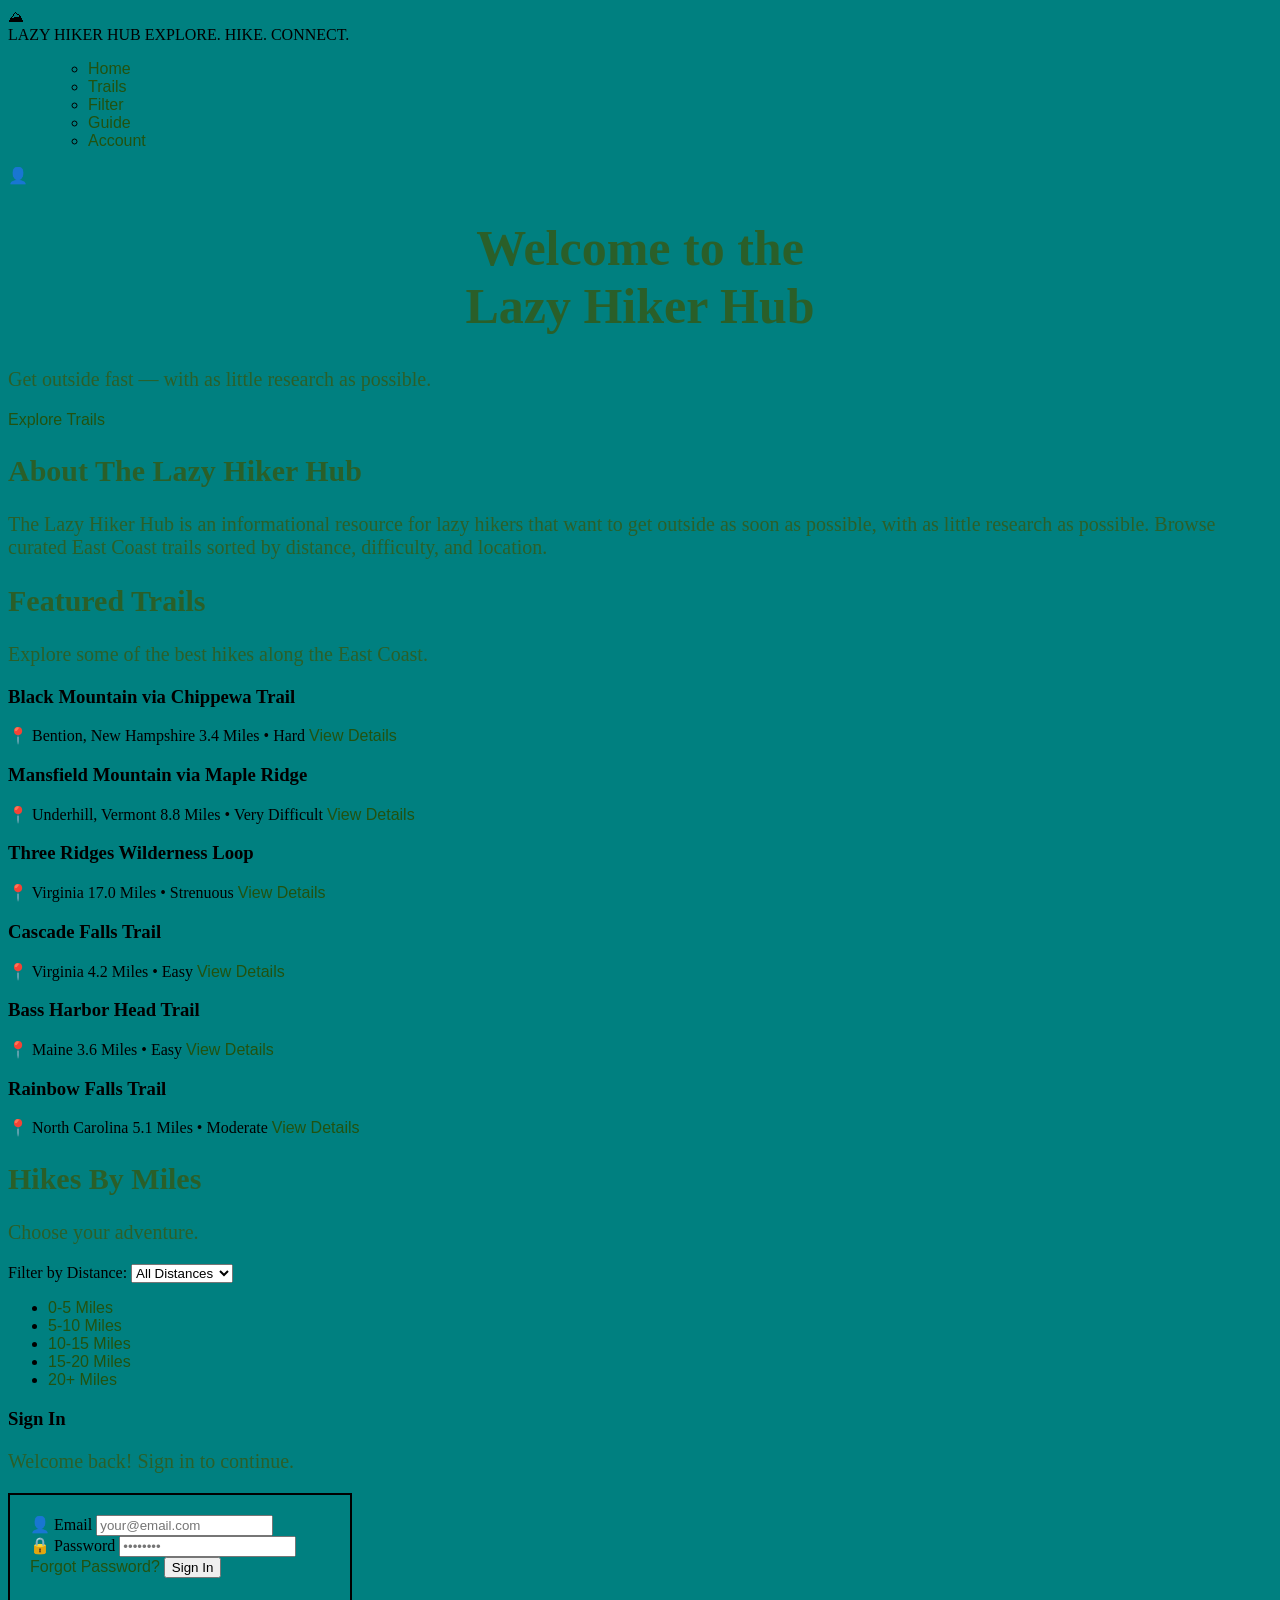
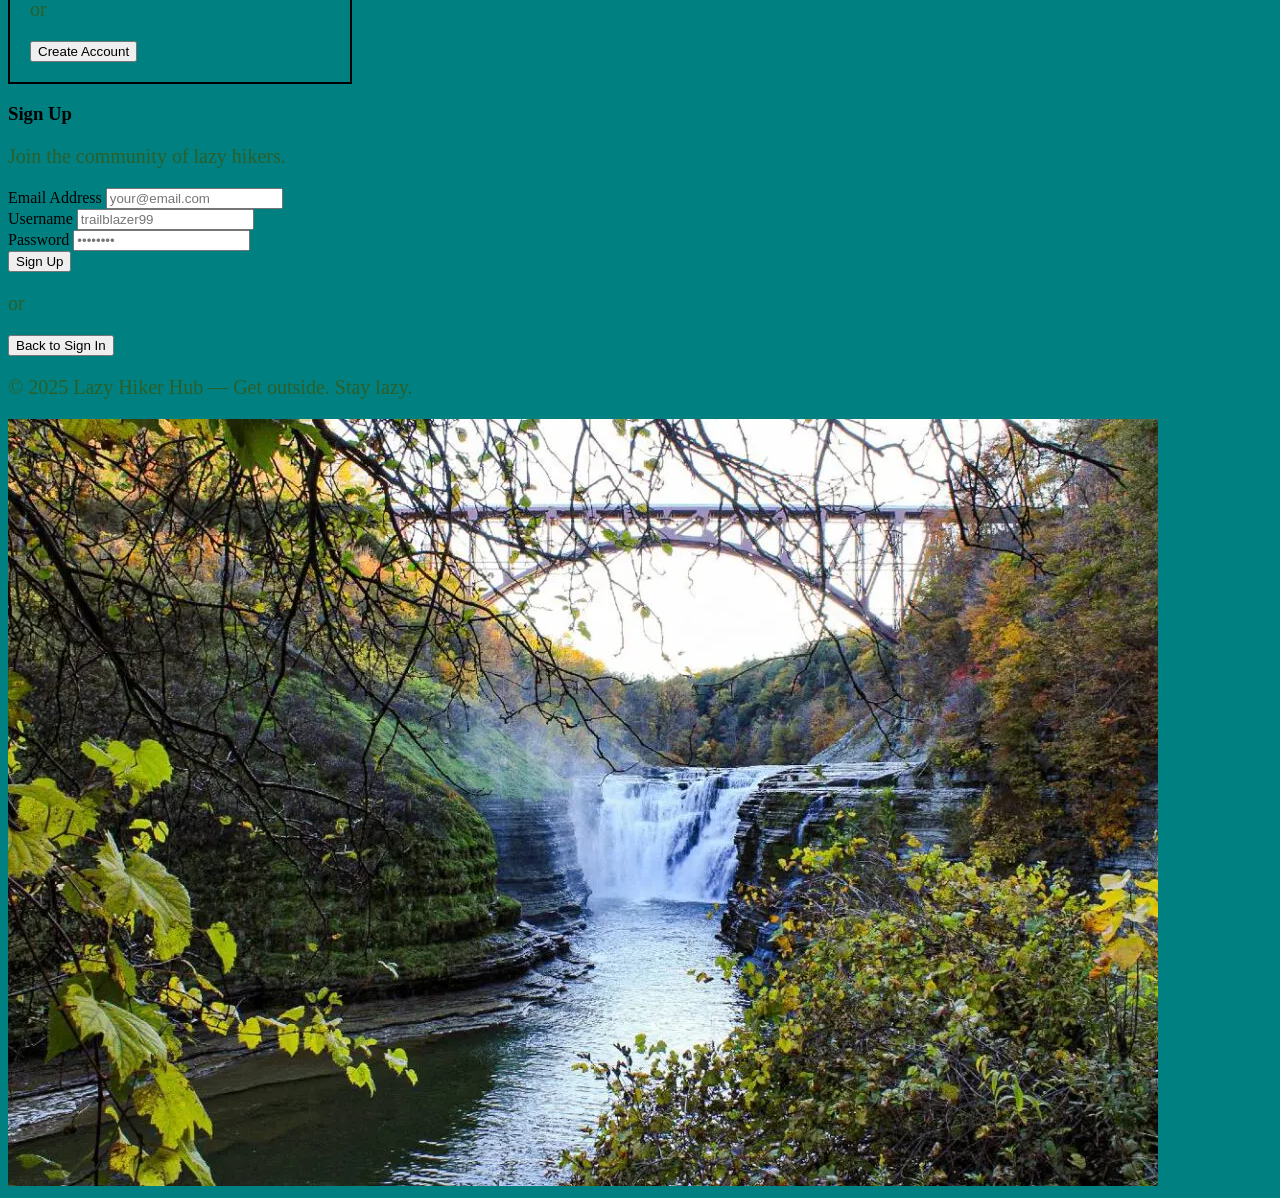
<file: html_1/index.html>
<!DOCTYPE html>
<html lang="en">
<head>
    <meta charset="UTF-8">
    <meta name="viewport" content="width=device-width, initial-scale=1.0">
    <title>Lazy Hiker Hub</title>
    <link rel="stylesheet" href="style.css">
    <link href="https://fonts.googleapis.com/css2?family=Playfair+Display:wght@700&family=Lato:wght@300;400;700&display=swap" rel="stylesheet">
</head>
<body>

    <!-- NAVIGATION -->
    <nav id="main-nav">
        <div id="nav-logo">
            <span id="logo-icon">&#9968;</span>
            <div>
                <span id="logo-title">LAZY HIKER HUB</span>
                <span id="logo-tagline">EXPLORE. HIKE. CONNECT.</span>
            </div>
        </div>
        <ul id="nav-links">
<ul id="nav-links">
    <li><a href="#home">Home</a></li>
    <li><a href="#trails">Trails</a></li>
    <li><a href="#hikes-by-miles">Filter</a></li>
    <li><a href="hiking_guide.html">Guide</a></li>
    <li><a href="#login-section">Account</a></li>
</ul>
        </ul>
        <div id="nav-user">&#128100;</div>
    </nav>

    <!-- HERO -->
    <header id="home">
        <div id="hero-overlay">
            <h1>Welcome to the<br>Lazy Hiker Hub</h1>
            <p id="hero-sub">Get outside fast — with as little research as possible.</p>
            <a href="#trails" class="btn-primary">Explore Trails</a>
        </div>
    </header>

    <main>

        <!-- ABOUT -->
        <section id="about">
            <h2>About The Lazy Hiker Hub</h2>
            <p>The Lazy Hiker Hub is an informational resource for lazy hikers that want to get outside as soon as possible, with as little research as possible. Browse curated East Coast trails sorted by distance, difficulty, and location.</p>
        </section>

        <!-- FEATURED TRAILS -->
        <section id="trails">
            <h2>Featured Trails</h2>
            <p class="section-sub">Explore some of the best hikes along the East Coast.</p>
            <div id="trail-grid">

                <div class="trail-card" data-miles="3.4" data-difficulty="Hard">
                    <div class="card-img" style="background-image: url('https://images.unsplash.com/photo-1464822759023-fed622ff2c3b?w=400&q=80')"></div>
                    <div class="card-body">
                        <h3>Black Mountain via Chippewa Trail</h3>
                        <span class="card-loc">&#128205; Bention, New Hampshire</span>
                        <span class="card-meta">3.4 Miles &bull; <span class="diff hard">Hard</span></span>
                        <a href="Black_Mountain_via_Chippewa_.html" class="btn-outline">View Details</a>
                    </div>
                </div>

                <div class="trail-card" data-miles="8.8" data-difficulty="Very Difficult">
                    <div class="card-img" style="background-image: url('https://images.unsplash.com/photo-1506905925346-21bda4d32df4?w=400&q=80')"></div>
                    <div class="card-body">
                        <h3>Mansfield Mountain via Maple Ridge</h3>
                        <span class="card-loc">&#128205; Underhill, Vermont</span>
                        <span class="card-meta">8.8 Miles &bull; <span class="diff strenuous">Very Difficult</span></span>
                        <a href="Mansfield_Mountain_via_Maple_Ridge.html" class="btn-outline">View Details</a>
                    </div>
                </div>

                <div class="trail-card" data-miles="17" data-difficulty="Strenuous">
                    <div class="card-img" style="background-image: url('https://images.unsplash.com/photo-1501854140801-50d01698950b?w=400&q=80')"></div>
                    <div class="card-body">
                        <h3>Three Ridges Wilderness Loop</h3>
                        <span class="card-loc">&#128205; Virginia</span>
                        <span class="card-meta">17.0 Miles &bull; <span class="diff strenuous">Strenuous</span></span>
                        <a href="Three_Ridges_Wilderness_Loop.html" class="btn-outline">View Details</a>
                    </div>
                </div>

                <div class="trail-card" data-miles="4.2" data-difficulty="Easy">
                    <div class="card-img" style="background-image: url('https://images.unsplash.com/photo-1441974231531-c6227db76b6e?w=400&q=80')"></div>
                    <div class="card-body">
                        <h3>Cascade Falls Trail</h3>
                        <span class="card-loc">&#128205; Virginia</span>
                        <span class="card-meta">4.2 Miles &bull; <span class="diff easy">Easy</span></span>
                        <a href="0-5_Miles.html" class="btn-outline">View Details</a>
                    </div>
                </div>

                <div class="trail-card" data-miles="3.6" data-difficulty="Easy">
                    <div class="card-img" style="background-image: url('https://images.unsplash.com/photo-1470071459604-3b5ec3a7fe05?w=400&q=80')"></div>
                    <div class="card-body">
                        <h3>Bass Harbor Head Trail</h3>
                        <span class="card-loc">&#128205; Maine</span>
                        <span class="card-meta">3.6 Miles &bull; <span class="diff easy">Easy</span></span>
                        <a href="0-5_Miles.html" class="btn-outline">View Details</a>
                    </div>
                </div>

                <div class="trail-card" data-miles="5.1" data-difficulty="Moderate">
                    <div class="card-img" style="background-image: url('https://images.unsplash.com/photo-1547036967-23d11aacaee0?w=400&q=80')"></div>
                    <div class="card-body">
                        <h3>Rainbow Falls Trail</h3>
                        <span class="card-loc">&#128205; North Carolina</span>
                        <span class="card-meta">5.1 Miles &bull; <span class="diff moderate">Moderate</span></span>
                        <a href="5-10_Miles.html" class="btn-outline">View Details</a>
                    </div>
                </div>

            </div>
        </section>

        <!-- HIKES BY MILES FILTER -->
        <section id="hikes-by-miles">
            <h2>Hikes By Miles</h2>
            <p class="section-sub">Choose your adventure.</p>

            <div id="filter-bar">
                <label for="miles-filter">Filter by Distance:</label>
                <select id="miles-filter" name="miles-filter">
                    <option value="all">All Distances</option>
                    <option value="0-5">0 – 5 Miles</option>
                    <option value="5-10">5 – 10 Miles</option>
                    <option value="10-15">10 – 15 Miles</option>
                    <option value="15plus">15+ Miles</option>
                </select>
            </div>

            <!-- Mileage page links -->
            <nav id="miles-nav" aria-label="Hikes by mileage">
                <ul>
                    <li><a href="0-5_Miles.html">0-5 Miles</a></li>
                    <li><a href="5-10_Miles.html">5-10 Miles</a></li>
                    <li><a href="10-15_Miles.html">10-15 Miles</a></li>
                    <li><a href="15-20_Miles.html">15-20 Miles</a></li>
                    <li><a href="20__Miles.html">20+ Miles</a></li>
                </ul>
            </nav>

            <!-- JS filter result display -->
            <div id="filter-result"></div>
        </section>

        <!-- LOGIN / SIGNUP -->
        <section id="login-section">
            <div id="auth-container">

                <div class="auth-box" id="login-box">
                    <h3>Sign In</h3>
                    <p class="auth-sub">Welcome back! Sign in to continue.</p>
                    <form id="log">
                        <div class="input-group">
                            <label for="username">&#128100; Email</label>
                            <input type="text" id="username" name="username" placeholder="your@email.com">
                        </div>
                        <div class="input-group">
                            <label for="password">&#128274; Password</label>
                            <input type="password" id="password" name="password" placeholder="••••••••">
                        </div>
                        <a href="#" class="forgot-link">Forgot Password?</a>
                        <button type="button" class="btn-primary full-width" onclick="handleLogin()">Sign In</button>
                        <p class="or-divider"><span>or</span></p>
                        <button type="button" class="btn-outline full-width" onclick="showSignup()">Create Account</button>
                    </form>
                </div>

                <div class="auth-box hidden" id="signup-box">
                    <h3>Sign Up</h3>
                    <p class="auth-sub">Join the community of lazy hikers.</p>
                    <form id="signup-form">
                        <div class="input-group">
                            <label for="email-address">Email Address</label>
                            <input type="email" id="email-address" name="email-address" placeholder="your@email.com">
                        </div>
                        <div class="input-group">
                            <label for="new-username">Username</label>
                            <input type="text" id="new-username" name="new-username" placeholder="trailblazer99">
                        </div>
                        <div class="input-group">
                            <label for="new-password">Password</label>
                            <input type="password" id="new-password" name="new-password" placeholder="••••••••">
                        </div>
                        <button type="button" class="btn-primary full-width" onclick="handleSignup()">Sign Up</button>
                        <p class="or-divider"><span>or</span></p>
                        <button type="button" class="btn-outline full-width" onclick="showLogin()">Back to Sign In</button>
                    </form>
                </div>

                <div id="auth-message"></div>
            </div>
        </section>

    </main>

    <footer>
        <p>&copy; 2025 Lazy Hiker Hub &mdash; Get outside. Stay lazy.</p>
        <img src="East coast.jpg" alt="Ocean Path Acadia Maine" id="footer-img">
    </footer>

    <script src="script.js"></script>
</body>
</html>
</file>
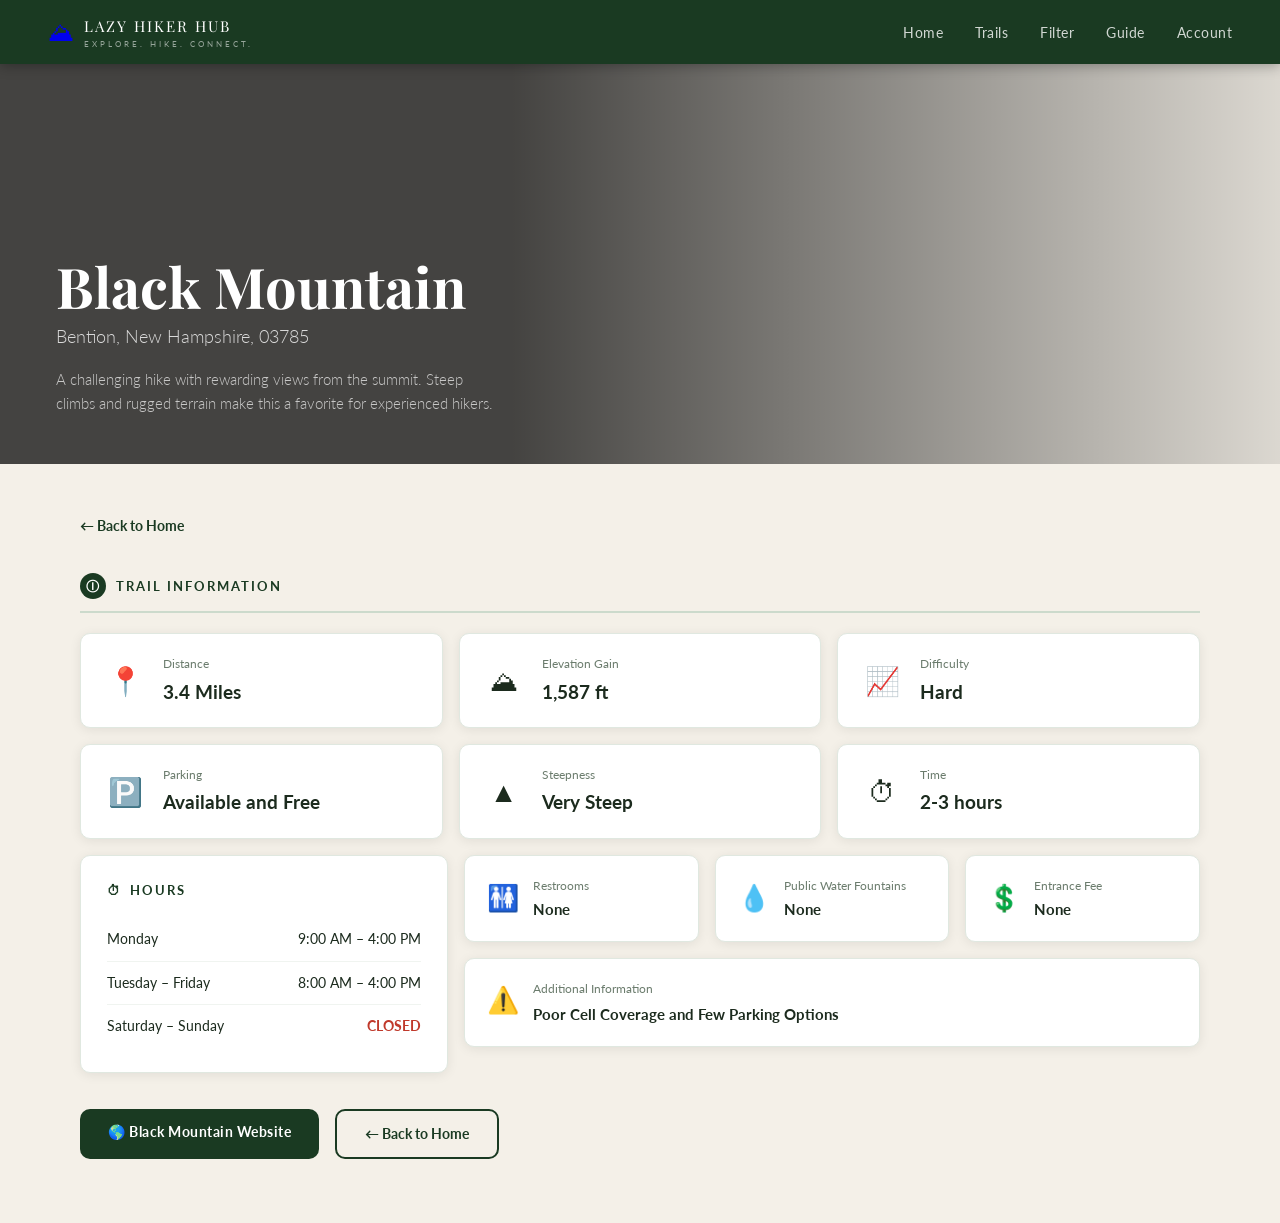
<file: Black Mountain via Chippewa.html>
<!DOCTYPE html>
<html lang="en">
<head>
    <meta charset="UTF-8">
    <meta name="viewport" content="width=device-width, initial-scale=1.0">
    <title>Black Mountain via Chippewa Trail</title>
    <link href="https://fonts.googleapis.com/css2?family=Playfair+Display:wght@700&family=Lato:wght@300;400;700&display=swap" rel="stylesheet">
    <style>
        :root {
            --green-dark:  #1a3a22;
            --green-mid:   #2a5f29;
            --green-light: #4a8c3f;
            --green-pale:  #e8f0e9;
            --cream:       #f4f0e8;
            --white:       #ffffff;
            --text-dark:   #1c2b1e;
            --text-muted:  #6b7c6d;
            --shadow:      0 2px 12px rgba(0,0,0,0.08);
            --radius:      10px;
        }

        *, *::before, *::after { box-sizing: border-box; margin: 0; padding: 0; }

        body {
            font-family: 'Lato', sans-serif;
            background-color: var(--cream);
            color: var(--text-dark);
            line-height: 1.6;
        }

        /* NAV */
        nav {
            position: sticky;
            top: 0;
            z-index: 100;
            background-color: var(--green-dark);
            height: 64px;
            display: flex;
            align-items: center;
            justify-content: space-between;
            padding: 0 48px;
            box-shadow: 0 2px 12px rgba(0,0,0,0.3);
        }
        #nav-logo {
            display: flex;
            align-items: center;
            gap: 10px;
            text-decoration: none;
        }
        #logo-icon { font-size: 26px; }
        #logo-title {
            display: block;
            font-family: 'Playfair Display', serif;
            font-size: 15px;
            color: var(--white);
            letter-spacing: 2px;
        }
        #logo-tagline {
            display: block;
            font-size: 8px;
            color: rgba(255,255,255,0.55);
            letter-spacing: 3px;
        }
        #nav-links {
            list-style: none;
            display: flex;
            gap: 32px;
        }
        #nav-links a {
            color: rgba(255,255,255,0.80);
            text-decoration: none;
            font-size: 14px;
            letter-spacing: 0.5px;
            transition: color 0.2s;
        }
        #nav-links a:hover { color: var(--white); }

        /* HERO */
        #trail-hero {
            width: 100%;
            height: 400px;
            background-image: url('https://images.unsplash.com/photo-1464822759023-fed622ff2c3b?w=1400&q=80');
            background-size: cover;
            background-position: center;
            position: relative;
            display: flex;
            align-items: flex-end;
        }
        #trail-hero::before {
            content: '';
            position: absolute;
            inset: 0;
            background: linear-gradient(to right, rgba(0,0,0,0.72) 40%, rgba(0,0,0,0.1) 100%);
        }
        #hero-text {
            position: relative;
            z-index: 1;
            padding: 48px 56px;
            max-width: 560px;
        }
        #hero-text h1 {
            font-family: 'Playfair Display', serif;
            font-size: 56px;
            color: var(--white);
            line-height: 1.05;
            margin-bottom: 6px;
        }
        #hero-text .location {
            font-size: 18px;
            color: rgba(255,255,255,0.80);
            font-weight: 300;
            margin-bottom: 16px;
        }
        #hero-text .description {
            font-size: 15px;
            color: rgba(255,255,255,0.70);
            font-weight: 300;
            line-height: 1.65;
        }

        /* PAGE BODY */
        .page-wrap {
            max-width: 1200px;
            margin: 0 auto;
            padding: 48px 40px 64px;
        }

        /* BACK LINK */
        .back-link {
            display: inline-flex;
            align-items: center;
            gap: 8px;
            color: var(--green-dark);
            text-decoration: none;
            font-weight: 700;
            font-size: 14px;
            margin-bottom: 36px;
            transition: color 0.2s;
        }
        .back-link:hover { color: var(--green-mid); }

        /* SECTION TITLE */
        .section-title {
            display: flex;
            align-items: center;
            gap: 10px;
            font-family: 'Lato', sans-serif;
            font-size: 13px;
            font-weight: 700;
            letter-spacing: 2px;
            text-transform: uppercase;
            color: var(--green-dark);
            margin-bottom: 20px;
            padding-bottom: 12px;
            border-bottom: 2px solid #ccdacc;
        }
        .section-title .title-icon {
            width: 26px;
            height: 26px;
            background-color: var(--green-dark);
            border-radius: 50%;
            display: flex;
            align-items: center;
            justify-content: center;
            color: white;
            font-size: 13px;
            flex-shrink: 0;
        }

        /* STAT CARDS GRID */
        .stats-grid {
            display: grid;
            grid-template-columns: repeat(3, 1fr);
            gap: 16px;
            margin-bottom: 16px;
        }
        .stat-card {
            background: var(--white);
            border: 1px solid #e0e8e0;
            border-radius: var(--radius);
            padding: 20px 22px;
            display: flex;
            align-items: center;
            gap: 16px;
            box-shadow: var(--shadow);
            transition: transform 0.2s ease;
        }
        .stat-card:hover { transform: translateY(-2px); }
        .stat-icon {
            font-size: 28px;
            flex-shrink: 0;
            width: 44px;
            text-align: center;
        }
        .stat-label {
            font-size: 12px;
            color: var(--text-muted);
            margin-bottom: 3px;
        }
        .stat-value {
            font-size: 19px;
            font-weight: 700;
            color: var(--text-dark);
        }

        /* HOURS + AMENITIES ROW */
        .bottom-grid {
            display: grid;
            grid-template-columns: 1fr 2fr;
            gap: 16px;
            margin-top: 16px;
        }

        /* HOURS CARD */
        .hours-card {
            background: var(--white);
            border: 1px solid #e0e8e0;
            border-radius: var(--radius);
            padding: 24px 26px;
            box-shadow: var(--shadow);
        }
        .hours-card h3 {
            display: flex;
            align-items: center;
            gap: 8px;
            font-size: 13px;
            font-weight: 700;
            letter-spacing: 2px;
            text-transform: uppercase;
            color: var(--green-dark);
            margin-bottom: 18px;
        }
        .hours-row {
            display: flex;
            justify-content: space-between;
            font-size: 14px;
            padding: 10px 0;
            border-bottom: 1px solid #f0f4f0;
            color: var(--text-dark);
        }
        .hours-row:last-child { border-bottom: none; }
        .hours-row .closed { color: #c0392b; font-weight: 700; }

        /* AMENITIES */
        .amenities-grid {
            display: grid;
            grid-template-columns: repeat(3, 1fr);
            gap: 16px;
        }
        .amenity-card {
            background: var(--white);
            border: 1px solid #e0e8e0;
            border-radius: var(--radius);
            padding: 20px 22px;
            display: flex;
            align-items: center;
            gap: 14px;
            box-shadow: var(--shadow);
        }
        .amenity-icon {
            font-size: 26px;
            flex-shrink: 0;
        }
        .amenity-label {
            font-size: 12px;
            color: var(--text-muted);
            margin-bottom: 2px;
        }
        .amenity-value {
            font-size: 15px;
            font-weight: 700;
            color: var(--text-dark);
        }

        /* ADDITIONAL INFO */
        .info-card {
            background: var(--white);
            border: 1px solid #e0e8e0;
            border-radius: var(--radius);
            padding: 20px 22px;
            display: flex;
            align-items: flex-start;
            gap: 14px;
            box-shadow: var(--shadow);
            margin-top: 16px;
            grid-column: 1 / -1;
        }
        .info-card .info-icon { font-size: 26px; flex-shrink: 0; }
        .info-card .info-label {
            font-size: 12px;
            color: var(--text-muted);
            margin-bottom: 4px;
        }
        .info-card .info-value {
            font-size: 15px;
            font-weight: 700;
            color: var(--text-dark);
        }

        /* LINKS */
        .link-row {
            display: flex;
            gap: 16px;
            margin-top: 36px;
        }
        .btn-primary {
            display: inline-block;
            background-color: var(--green-dark);
            color: var(--white);
            padding: 12px 28px;
            border-radius: var(--radius);
            text-decoration: none;
            font-size: 14px;
            font-weight: 700;
            letter-spacing: 0.5px;
            transition: background-color 0.2s ease;
        }
        .btn-primary:hover { background-color: var(--green-mid); }
        .btn-outline {
            display: inline-block;
            background: transparent;
            color: var(--green-dark);
            padding: 12px 28px;
            border-radius: var(--radius);
            border: 2px solid var(--green-dark);
            text-decoration: none;
            font-size: 14px;
            font-weight: 700;
            transition: all 0.2s ease;
        }
        .btn-outline:hover { background-color: var(--green-dark); color: var(--white); }

        /* RESPONSIVE */
        @media (max-width: 900px) {
            .stats-grid { grid-template-columns: repeat(2, 1fr); }
            .bottom-grid { grid-template-columns: 1fr; }
            .amenities-grid { grid-template-columns: repeat(2, 1fr); }
            #hero-text h1 { font-size: 40px; }
        }
        @media (max-width: 600px) {
            .stats-grid { grid-template-columns: 1fr; }
            nav { padding: 0 20px; }
            #nav-links { gap: 16px; }
            #hero-text { padding: 32px 24px; }
            .page-wrap { padding: 32px 20px; }
        }
    </style>
</head>
<body>

    <!-- NAV -->
    <nav>
        <a href="index.html" id="nav-logo">
            <span id="logo-icon">&#9968;</span>
            <div>
                <span id="logo-title">LAZY HIKER HUB</span>
                <span id="logo-tagline">EXPLORE. HIKE. CONNECT.</span>
            </div>
        </a>
        <ul id="nav-links">
            <li><a href="index.html">Home</a></li>
            <li><a href="index.html#trails">Trails</a></li>
            <li><a href="index.html#hikes-by-miles">Filter</a></li>
            <li><a href="hiking_guide.html">Guide</a></li>
            <li><a href="index.html#login-section">Account</a></li>
        </ul>
    </nav>

    <!-- HERO -->
    <header id="trail-hero">
        <div id="hero-text">
            <h1>Black Mountain</h1>
            <p class="location">Bention, New Hampshire, 03785</p>
            <p class="description">A challenging hike with rewarding views from the summit. Steep climbs and rugged terrain make this a favorite for experienced hikers.</p>
        </div>
    </header>

    <!-- CONTENT -->
    <div class="page-wrap">
        <a href="index.html" class="back-link">&#8592; Back to Home</a>

        <!-- TRAIL INFORMATION HEADER -->
        <div class="section-title">
            <div class="title-icon">&#9432;</div>
            Trail Information
        </div>

        <!-- TOP STATS GRID -->
        <div class="stats-grid">
            <div class="stat-card">
                <div class="stat-icon">&#128205;</div>
                <div>
                    <div class="stat-label">Distance</div>
                    <div class="stat-value">3.4 Miles</div>
                </div>
            </div>
            <div class="stat-card">
                <div class="stat-icon">&#9968;</div>
                <div>
                    <div class="stat-label">Elevation Gain</div>
                    <div class="stat-value">1,587 ft</div>
                </div>
            </div>
            <div class="stat-card">
                <div class="stat-icon">&#128200;</div>
                <div>
                    <div class="stat-label">Difficulty</div>
                    <div class="stat-value">Hard</div>
                </div>
            </div>
            <div class="stat-card">
                <div class="stat-icon">🅿️</div>
                <div>
                    <div class="stat-label">Parking</div>
                    <div class="stat-value">Available and Free</div>
                </div>
            </div>
            <div class="stat-card">
                <div class="stat-icon">&#9650;</div>
                <div>
                    <div class="stat-label">Steepness</div>
                    <div class="stat-value">Very Steep</div>
                </div>
            </div>
            <div class="stat-card">
                <div class="stat-icon">&#9201;</div>
                <div>
                    <div class="stat-label">Time</div>
                    <div class="stat-value">2-3 hours</div>
                </div>
            </div>
        </div>

        <!-- HOURS + AMENITIES -->
        <div class="bottom-grid">

            <!-- HOURS -->
            <div class="hours-card">
                <h3><span>&#9201;</span> Hours</h3>
                <div class="hours-row">
                    <span>Monday</span>
                    <span>9:00 AM – 4:00 PM</span>
                </div>
                <div class="hours-row">
                    <span>Tuesday – Friday</span>
                    <span>8:00 AM – 4:00 PM</span>
                </div>
                <div class="hours-row">
                    <span>Saturday – Sunday</span>
                    <span class="closed">CLOSED</span>
                </div>
            </div>

            <!-- AMENITIES -->
            <div>
                <div class="amenities-grid">
                    <div class="amenity-card">
                        <div class="amenity-icon">🚻</div>
                        <div>
                            <div class="amenity-label">Restrooms</div>
                            <div class="amenity-value">None</div>
                        </div>
                    </div>
                    <div class="amenity-card">
                        <div class="amenity-icon">💧</div>
                        <div>
                            <div class="amenity-label">Public Water Fountains</div>
                            <div class="amenity-value">None</div>
                        </div>
                    </div>
                    <div class="amenity-card">
                        <div class="amenity-icon">💲</div>
                        <div>
                            <div class="amenity-label">Entrance Fee</div>
                            <div class="amenity-value">None</div>
                        </div>
                    </div>
                </div>

                <!-- ADDITIONAL INFO -->
                <div class="info-card">
                    <div class="info-icon">&#9888;️</div>
                    <div>
                        <div class="info-label">Additional Information</div>
                        <div class="info-value">Poor Cell Coverage and Few Parking Options</div>
                    </div>
                </div>
            </div>

        </div>

        <!-- LINK BUTTONS -->
        <div class="link-row">
            <a href="https://www.blackmt.com" class="btn-primary" target="_blank">&#127758; Black Mountain Website</a>
            <a href="index.html" class="btn-outline">&#8592; Back to Home</a>
        </div>

    </div>

</body>
</html>
</file>
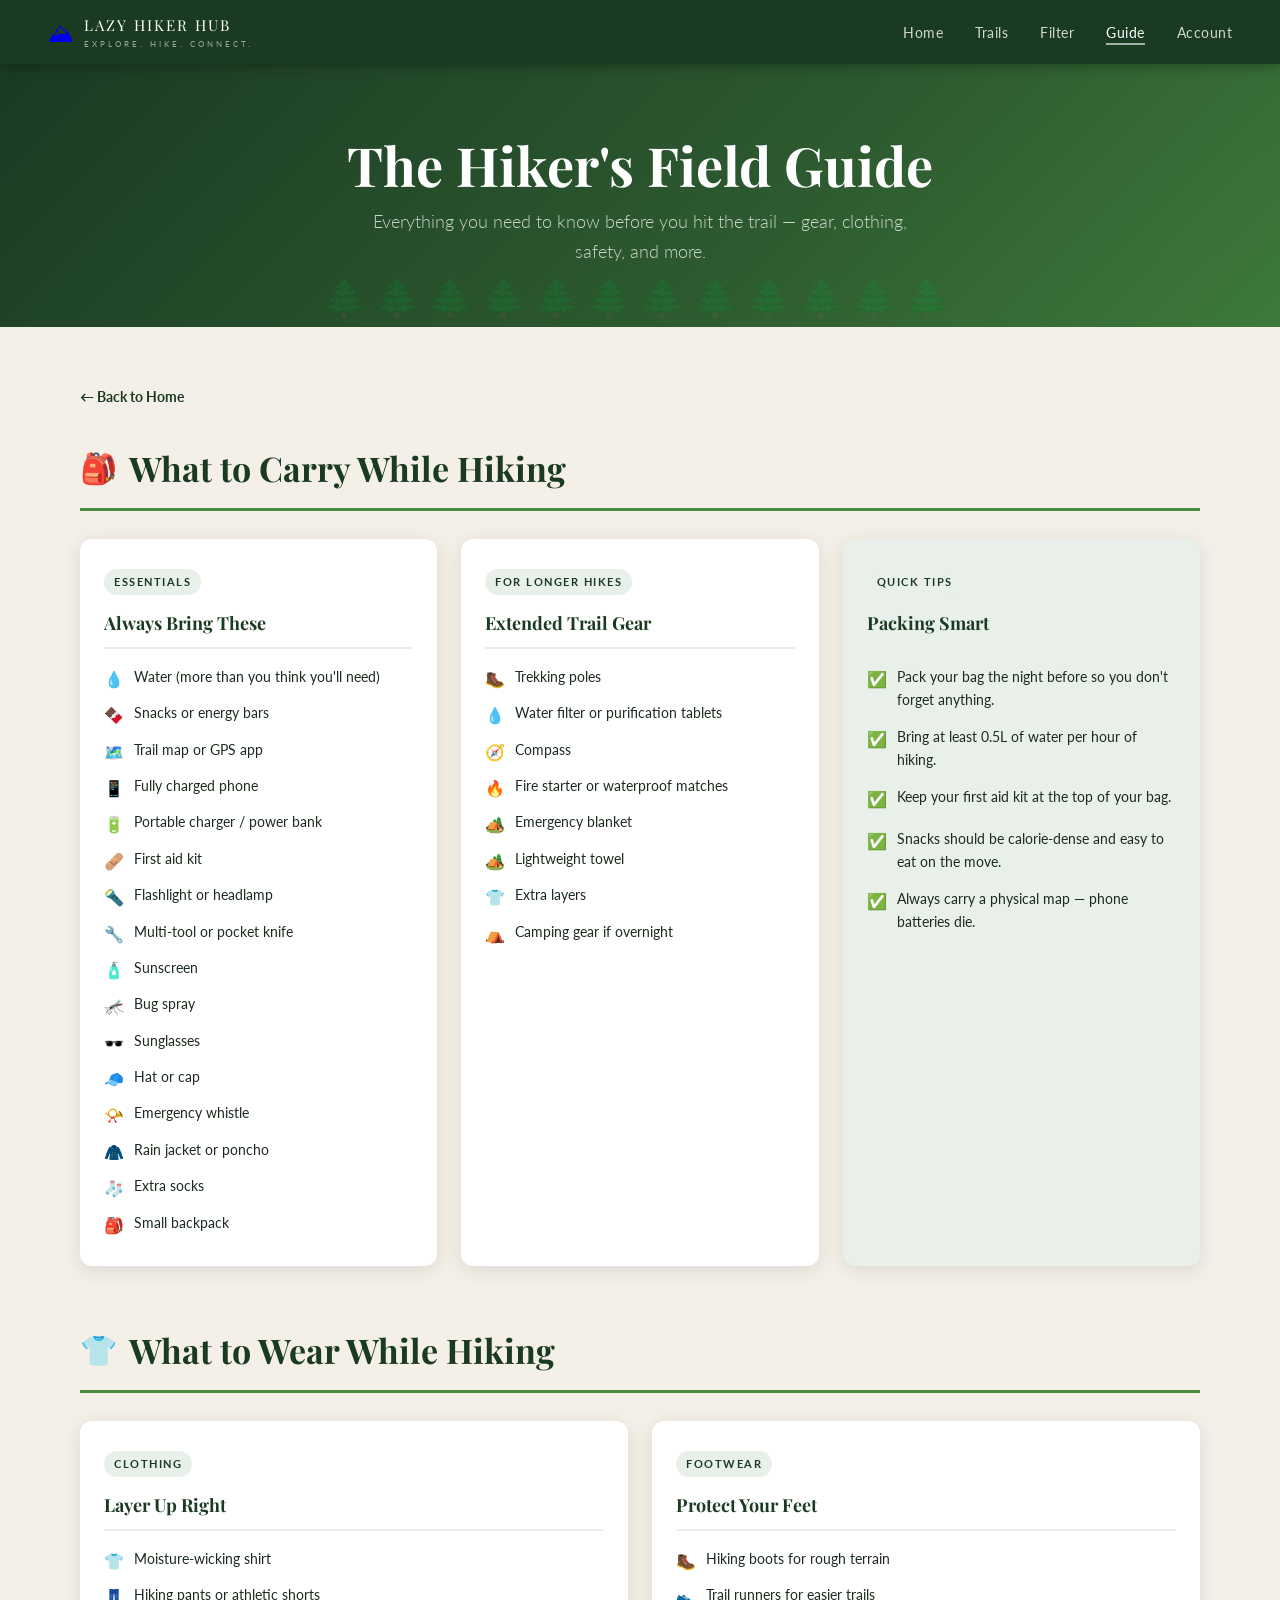
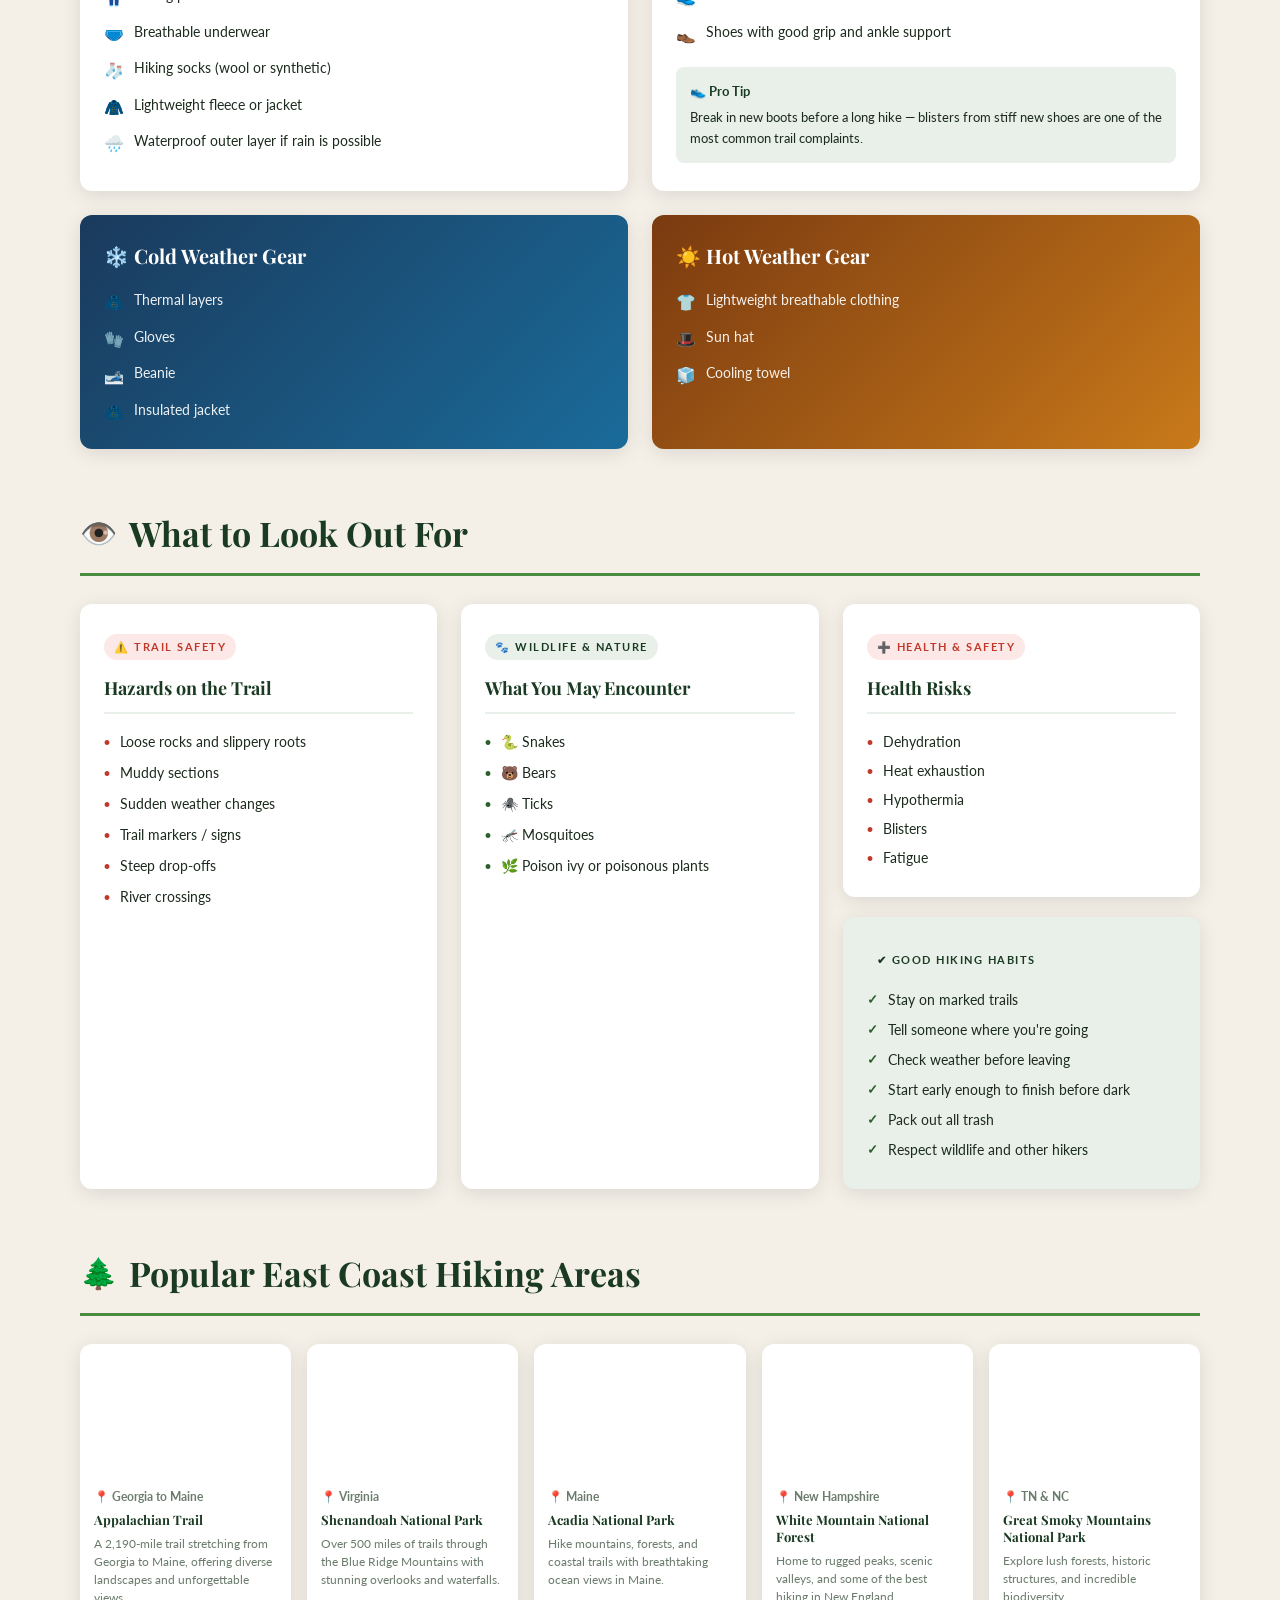
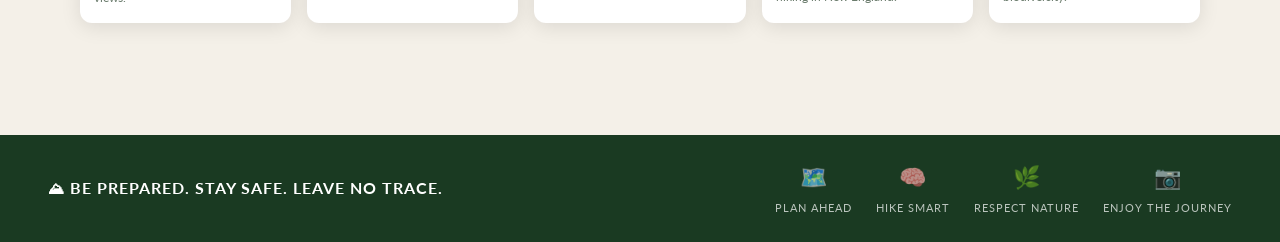
<file: hiking_guide.html>
<!DOCTYPE html>
<html lang="en">
<head>
    <meta charset="UTF-8">
    <meta name="viewport" content="width=device-width, initial-scale=1.0">
    <title>Hiking Guide — Lazy Hiker Hub</title>
    <link href="https://fonts.googleapis.com/css2?family=Playfair+Display:wght@700;900&family=Lato:wght@300;400;700&display=swap" rel="stylesheet">
    <style>
        :root {
            --green-dark:  #1a3a22;
            --green-mid:   #2a5f29;
            --green-light: #4a8c3f;
            --green-pale:  #e8f0e9;
            --cold-blue:   #1a6b9a;
            --hot-orange:  #c97a1a;
            --accent-red:  #c0392b;
            --cream:       #f4f0e8;
            --white:       #ffffff;
            --text-dark:   #1c2b1e;
            --text-muted:  #6b7c6d;
            --shadow:      0 4px 20px rgba(0,0,0,0.10);
            --radius:      12px;
        }

        *, *::before, *::after { box-sizing: border-box; margin: 0; padding: 0; }

        body {
            font-family: 'Lato', sans-serif;
            background-color: var(--cream);
            color: var(--text-dark);
            line-height: 1.65;
        }

        nav {
            position: sticky;
            top: 0;
            z-index: 100;
            background-color: var(--green-dark);
            height: 64px;
            display: flex;
            align-items: center;
            justify-content: space-between;
            padding: 0 48px;
            box-shadow: 0 2px 12px rgba(0,0,0,0.3);
        }
        #nav-logo {
            display: flex;
            align-items: center;
            gap: 10px;
            text-decoration: none;
        }
        #logo-icon { font-size: 26px; }
        #logo-title {
            display: block;
            font-family: 'Playfair Display', serif;
            font-size: 15px;
            color: var(--white);
            letter-spacing: 2px;
        }
        #logo-tagline {
            display: block;
            font-size: 8px;
            color: rgba(255,255,255,0.55);
            letter-spacing: 3px;
        }
        #nav-links {
            list-style: none;
            display: flex;
            gap: 32px;
        }
        #nav-links a {
            color: rgba(255,255,255,0.80);
            text-decoration: none;
            font-size: 14px;
            letter-spacing: 0.5px;
            transition: color 0.2s;
        }
        #nav-links a:hover, #nav-links a.active { color: var(--white); }
        #nav-links a.active { border-bottom: 2px solid rgba(255,255,255,0.6); padding-bottom: 2px; }

        #guide-hero {
            background: linear-gradient(135deg, var(--green-dark) 0%, #2d5a30 60%, #3d7a3a 100%);
            padding: 72px 48px 60px;
            text-align: center;
            position: relative;
            overflow: hidden;
        }
        #guide-hero::before {
            content: "🌲🌲🌲🌲🌲🌲🌲🌲🌲🌲🌲🌲";
            position: absolute;
            bottom: 0; left: 0; right: 0;
            font-size: 36px;
            opacity: 0.18;
            letter-spacing: 8px;
            pointer-events: none;
        }
        #guide-hero h1 {
            font-family: 'Playfair Display', serif;
            font-size: 54px;
            color: var(--white);
            line-height: 1.1;
            margin-bottom: 12px;
        }
        #guide-hero p {
            font-size: 18px;
            color: rgba(255,255,255,0.75);
            font-weight: 300;
            max-width: 560px;
            margin: 0 auto;
        }

        .page-wrap {
            max-width: 1200px;
            margin: 0 auto;
            padding: 56px 40px;
        }

        .chapter { margin-bottom: 56px; }

        .chapter-title {
            font-family: 'Playfair Display', serif;
            font-size: 34px;
            color: var(--green-dark);
            margin-bottom: 28px;
            padding-bottom: 12px;
            border-bottom: 3px solid var(--green-light);
            display: flex;
            align-items: center;
            gap: 12px;
        }
        .chapter-title .icon { font-size: 30px; }

        .three-col {
            display: grid;
            grid-template-columns: repeat(3, 1fr);
            gap: 24px;
        }
        .two-col {
            display: grid;
            grid-template-columns: repeat(2, 1fr);
            gap: 24px;
        }

        .card {
            background: var(--white);
            border-radius: var(--radius);
            padding: 28px 24px;
            box-shadow: var(--shadow);
            transition: transform 0.2s ease, box-shadow 0.2s ease;
        }
        .card:hover {
            transform: translateY(-3px);
            box-shadow: 0 8px 28px rgba(0,0,0,0.14);
        }
        .card h3 {
            font-family: 'Playfair Display', serif;
            font-size: 18px;
            color: var(--green-dark);
            margin-bottom: 16px;
            padding-bottom: 8px;
            border-bottom: 2px solid var(--green-pale);
        }

        .checklist {
            list-style: none;
            display: flex;
            flex-direction: column;
            gap: 9px;
        }
        .checklist li {
            display: flex;
            align-items: flex-start;
            gap: 10px;
            font-size: 14px;
            color: var(--text-dark);
        }
        .checklist li .emoji {
            font-size: 16px;
            flex-shrink: 0;
            margin-top: 1px;
        }

        .card-label {
            display: inline-block;
            font-size: 11px;
            font-weight: 700;
            letter-spacing: 1.5px;
            text-transform: uppercase;
            padding: 4px 10px;
            border-radius: 20px;
            margin-bottom: 14px;
        }
        .label-green  { background: var(--green-pale); color: var(--green-dark); }
        .label-red    { background: #fde8e8; color: var(--accent-red); }

        .weather-grid {
            display: grid;
            grid-template-columns: 1fr 1fr;
            gap: 24px;
        }
        .weather-card {
            border-radius: var(--radius);
            padding: 24px;
            box-shadow: var(--shadow);
        }
        .weather-card.cold {
            background: linear-gradient(135deg, #1a3a5c 0%, #1a6b9a 100%);
            color: var(--white);
        }
        .weather-card.hot {
            background: linear-gradient(135deg, #7a3a10 0%, #c97a1a 100%);
            color: var(--white);
        }
        .weather-card h3 {
            font-family: 'Playfair Display', serif;
            font-size: 20px;
            margin-bottom: 16px;
            color: var(--white);
        }
        .weather-card .checklist li { color: rgba(255,255,255,0.92); }

        .dot-list {
            list-style: none;
            display: flex;
            flex-direction: column;
            gap: 8px;
        }
        .dot-list li {
            display: flex;
            align-items: flex-start;
            gap: 10px;
            font-size: 14px;
        }
        .dot-list li::before {
            content: "●";
            color: var(--green-mid);
            font-size: 10px;
            margin-top: 4px;
            flex-shrink: 0;
        }
        .dot-list.red li::before   { color: var(--accent-red); }
        .dot-list.check li::before { content: "✓"; color: var(--green-mid); font-size: 13px; margin-top: 1px; font-weight: 700; }

        .areas-grid {
            display: grid;
            grid-template-columns: repeat(5, 1fr);
            gap: 16px;
        }
        .area-card {
            background: var(--white);
            border-radius: var(--radius);
            overflow: hidden;
            box-shadow: var(--shadow);
            transition: transform 0.2s ease;
        }
        .area-card:hover { transform: translateY(-4px); }
        .area-img {
            width: 100%;
            height: 130px;
            background-size: cover;
            background-position: center;
        }
        .area-body { padding: 14px 14px 16px; }
        .area-body h4 {
            font-family: 'Playfair Display', serif;
            font-size: 13px;
            color: var(--green-dark);
            margin-bottom: 6px;
            line-height: 1.3;
        }
        .area-body p {
            font-size: 12px;
            color: var(--text-muted);
            line-height: 1.5;
        }
        .area-loc {
            font-size: 11px;
            font-weight: 700;
            color: var(--green-mid);
            display: flex;
            align-items: center;
            gap: 4px;
            margin-bottom: 6px;
        }

        #guide-footer {
            background-color: var(--green-dark);
            padding: 24px 48px;
            display: flex;
            align-items: center;
            justify-content: space-between;
        }
        #guide-footer p {
            color: var(--white);
            font-size: 16px;
            font-weight: 700;
            letter-spacing: 1px;
        }
        .footer-pills { display: flex; gap: 24px; }
        .footer-pill {
            display: flex;
            flex-direction: column;
            align-items: center;
            gap: 4px;
            color: rgba(255,255,255,0.7);
            font-size: 11px;
            letter-spacing: 1px;
            text-transform: uppercase;
        }
        .footer-pill span { font-size: 22px; }

        .back-link {
            display: inline-flex;
            align-items: center;
            gap: 8px;
            color: var(--green-dark);
            text-decoration: none;
            font-weight: 700;
            font-size: 14px;
            margin-bottom: 32px;
            transition: color 0.2s;
        }
        .back-link:hover { color: var(--green-mid); }

        @media (max-width: 1000px) {
            .three-col { grid-template-columns: repeat(2, 1fr); }
            .areas-grid { grid-template-columns: repeat(3, 1fr); }
        }
        @media (max-width: 700px) {
            .three-col, .two-col, .weather-grid { grid-template-columns: 1fr; }
            .areas-grid { grid-template-columns: repeat(2, 1fr); }
            #guide-hero h1 { font-size: 36px; }
            nav { padding: 0 20px; }
            #nav-links { gap: 16px; }
            .page-wrap { padding: 40px 20px; }
        }
    </style>
</head>
<body>

    <nav>
        <a href="index.html" id="nav-logo">
            <span id="logo-icon">&#9968;</span>
            <div>
                <span id="logo-title">LAZY HIKER HUB</span>
                <span id="logo-tagline">EXPLORE. HIKE. CONNECT.</span>
            </div>
        </a>
        <ul id="nav-links">
            <li><a href="index.html">Home</a></li>
            <li><a href="index.html#trails">Trails</a></li>
            <li><a href="index.html#hikes-by-miles">Filter</a></li>
            <li><a href="hiking_guide.html" class="active">Guide</a></li>
            <li><a href="index.html#login-section">Account</a></li>
        </ul>
    </nav>

    <header id="guide-hero">
        <h1>The Hiker's Field Guide</h1>
        <p>Everything you need to know before you hit the trail — gear, clothing, safety, and more.</p>
    </header>

    <div class="page-wrap">
        <a href="index.html" class="back-link">&#8592; Back to Home</a>

        <!-- SECTION 1: WHAT TO CARRY -->
        <section class="chapter">
            <h2 class="chapter-title"><span class="icon">🎒</span> What to Carry While Hiking</h2>
            <div class="three-col">

                <div class="card">
                    <span class="card-label label-green">Essentials</span>
                    <h3>Always Bring These</h3>
                    <ul class="checklist">
                        <li><span class="emoji">💧</span> Water (more than you think you'll need)</li>
                        <li><span class="emoji">🍫</span> Snacks or energy bars</li>
                        <li><span class="emoji">🗺️</span> Trail map or GPS app</li>
                        <li><span class="emoji">📱</span> Fully charged phone</li>
                        <li><span class="emoji">🔋</span> Portable charger / power bank</li>
                        <li><span class="emoji">🩹</span> First aid kit</li>
                        <li><span class="emoji">🔦</span> Flashlight or headlamp</li>
                        <li><span class="emoji">🔧</span> Multi-tool or pocket knife</li>
                        <li><span class="emoji">🧴</span> Sunscreen</li>
                        <li><span class="emoji">🦟</span> Bug spray</li>
                        <li><span class="emoji">🕶️</span> Sunglasses</li>
                        <li><span class="emoji">🧢</span> Hat or cap</li>
                        <li><span class="emoji">📯</span> Emergency whistle</li>
                        <li><span class="emoji">🧥</span> Rain jacket or poncho</li>
                        <li><span class="emoji">🧦</span> Extra socks</li>
                        <li><span class="emoji">🎒</span> Small backpack</li>
                    </ul>
                </div>

                <div class="card">
                    <span class="card-label label-green">For Longer Hikes</span>
                    <h3>Extended Trail Gear</h3>
                    <ul class="checklist">
                        <li><span class="emoji">🥾</span> Trekking poles</li>
                        <li><span class="emoji">💧</span> Water filter or purification tablets</li>
                        <li><span class="emoji">🧭</span> Compass</li>
                        <li><span class="emoji">🔥</span> Fire starter or waterproof matches</li>
                        <li><span class="emoji">🏕️</span> Emergency blanket</li>
                        <li><span class="emoji">🏕️</span> Lightweight towel</li>
                        <li><span class="emoji">👕</span> Extra layers</li>
                        <li><span class="emoji">⛺</span> Camping gear if overnight</li>
                    </ul>
                </div>

                <div class="card" style="background: var(--green-pale);">
                    <span class="card-label label-green">Quick Tips</span>
                    <h3>Packing Smart</h3>
                    <ul class="checklist" style="gap: 14px;">
                        <li><span class="emoji">✅</span> Pack your bag the night before so you don't forget anything.</li>
                        <li><span class="emoji">✅</span> Bring at least 0.5L of water per hour of hiking.</li>
                        <li><span class="emoji">✅</span> Keep your first aid kit at the top of your bag.</li>
                        <li><span class="emoji">✅</span> Snacks should be calorie-dense and easy to eat on the move.</li>
                        <li><span class="emoji">✅</span> Always carry a physical map — phone batteries die.</li>
                    </ul>
                </div>

            </div>
        </section>

        <!-- SECTION 2: WHAT TO WEAR -->
        <section class="chapter">
            <h2 class="chapter-title"><span class="icon">👕</span> What to Wear While Hiking</h2>

            <div class="two-col" style="margin-bottom: 24px;">
                <div class="card">
                    <span class="card-label label-green">Clothing</span>
                    <h3>Layer Up Right</h3>
                    <ul class="checklist">
                        <li><span class="emoji">👕</span> Moisture-wicking shirt</li>
                        <li><span class="emoji">👖</span> Hiking pants or athletic shorts</li>
                        <li><span class="emoji">🩲</span> Breathable underwear</li>
                        <li><span class="emoji">🧦</span> Hiking socks (wool or synthetic)</li>
                        <li><span class="emoji">🧥</span> Lightweight fleece or jacket</li>
                        <li><span class="emoji">🌧️</span> Waterproof outer layer if rain is possible</li>
                    </ul>
                </div>

                <div class="card">
                    <span class="card-label label-green">Footwear</span>
                    <h3>Protect Your Feet</h3>
                    <ul class="checklist">
                        <li><span class="emoji">🥾</span> Hiking boots for rough terrain</li>
                        <li><span class="emoji">👟</span> Trail runners for easier trails</li>
                        <li><span class="emoji">👞</span> Shoes with good grip and ankle support</li>
                    </ul>
                    <div style="margin-top: 20px; padding: 14px; background: var(--green-pale); border-radius: 8px;">
                        <p style="font-size: 13px; color: var(--green-dark); font-weight: 700; margin-bottom: 4px;">👟 Pro Tip</p>
                        <p style="font-size: 13px; color: var(--text-dark); margin: 0;">Break in new boots before a long hike — blisters from stiff new shoes are one of the most common trail complaints.</p>
                    </div>
                </div>
            </div>

            <div class="weather-grid">
                <div class="weather-card cold">
                    <h3>❄️ Cold Weather Gear</h3>
                    <ul class="checklist">
                        <li><span class="emoji">🧥</span> Thermal layers</li>
                        <li><span class="emoji">🧤</span> Gloves</li>
                        <li><span class="emoji">🎿</span> Beanie</li>
                        <li><span class="emoji">🧥</span> Insulated jacket</li>
                    </ul>
                </div>
                <div class="weather-card hot">
                    <h3>☀️ Hot Weather Gear</h3>
                    <ul class="checklist">
                        <li><span class="emoji">👕</span> Lightweight breathable clothing</li>
                        <li><span class="emoji">🎩</span> Sun hat</li>
                        <li><span class="emoji">🧊</span> Cooling towel</li>
                    </ul>
                </div>
            </div>
        </section>

        <!-- SECTION 3: WHAT TO LOOK OUT FOR -->
        <section class="chapter">
            <h2 class="chapter-title"><span class="icon">👁️</span> What to Look Out For</h2>
            <div class="three-col">

                <div class="card">
                    <span class="card-label label-red">⚠️ Trail Safety</span>
                    <h3>Hazards on the Trail</h3>
                    <ul class="dot-list red">
                        <li>Loose rocks and slippery roots</li>
                        <li>Muddy sections</li>
                        <li>Sudden weather changes</li>
                        <li>Trail markers / signs</li>
                        <li>Steep drop-offs</li>
                        <li>River crossings</li>
                    </ul>
                </div>

                <div class="card">
                    <span class="card-label label-green">🐾 Wildlife &amp; Nature</span>
                    <h3>What You May Encounter</h3>
                    <ul class="dot-list">
                        <li>🐍 Snakes</li>
                        <li>🐻 Bears</li>
                        <li>🕷️ Ticks</li>
                        <li>🦟 Mosquitoes</li>
                        <li>🌿 Poison ivy or poisonous plants</li>
                    </ul>
                </div>

                <div style="display: flex; flex-direction: column; gap: 20px;">
                    <div class="card">
                        <span class="card-label label-red">➕ Health &amp; Safety</span>
                        <h3>Health Risks</h3>
                        <ul class="dot-list red" style="gap: 6px;">
                            <li>Dehydration</li>
                            <li>Heat exhaustion</li>
                            <li>Hypothermia</li>
                            <li>Blisters</li>
                            <li>Fatigue</li>
                        </ul>
                    </div>
                    <div class="card" style="background: var(--green-pale);">
                        <span class="card-label label-green">✔ Good Hiking Habits</span>
                        <ul class="dot-list check" style="gap: 7px;">
                            <li>Stay on marked trails</li>
                            <li>Tell someone where you're going</li>
                            <li>Check weather before leaving</li>
                            <li>Start early enough to finish before dark</li>
                            <li>Pack out all trash</li>
                            <li>Respect wildlife and other hikers</li>
                        </ul>
                    </div>
                </div>

            </div>
        </section>

        <!-- SECTION 4: POPULAR AREAS -->
        <section class="chapter">
            <h2 class="chapter-title"><span class="icon">🌲</span> Popular East Coast Hiking Areas</h2>
            <div class="areas-grid">

                <div class="area-card">
                    <div class="area-img" style="background-image: url('https://images.unsplash.com/photo-1501854140801-50d01698950b?w=400&q=80');"></div>
                    <div class="area-body">
                        <p class="area-loc">&#128205; Georgia to Maine</p>
                        <h4>Appalachian Trail</h4>
                        <p>A 2,190-mile trail stretching from Georgia to Maine, offering diverse landscapes and unforgettable views.</p>
                    </div>
                </div>

                <div class="area-card">
                    <div class="area-img" style="background-image: url('https://images.unsplash.com/photo-1464822759023-fed622ff2c3b?w=400&q=80');"></div>
                    <div class="area-body">
                        <p class="area-loc">&#128205; Virginia</p>
                        <h4>Shenandoah National Park</h4>
                        <p>Over 500 miles of trails through the Blue Ridge Mountains with stunning overlooks and waterfalls.</p>
                    </div>
                </div>

                <div class="area-card">
                    <div class="area-img" style="background-image: url('https://images.unsplash.com/photo-1470071459604-3b5ec3a7fe05?w=400&q=80');"></div>
                    <div class="area-body">
                        <p class="area-loc">&#128205; Maine</p>
                        <h4>Acadia National Park</h4>
                        <p>Hike mountains, forests, and coastal trails with breathtaking ocean views in Maine.</p>
                    </div>
                </div>

                <div class="area-card">
                    <div class="area-img" style="background-image: url('https://images.unsplash.com/photo-1506905925346-21bda4d32df4?w=400&q=80');"></div>
                    <div class="area-body">
                        <p class="area-loc">&#128205; New Hampshire</p>
                        <h4>White Mountain National Forest</h4>
                        <p>Home to rugged peaks, scenic valleys, and some of the best hiking in New England.</p>
                    </div>
                </div>

                <div class="area-card">
                    <div class="area-img" style="background-image: url('https://images.unsplash.com/photo-1441974231531-c6227db76b6e?w=400&q=80');"></div>
                    <div class="area-body">
                        <p class="area-loc">&#128205; TN &amp; NC</p>
                        <h4>Great Smoky Mountains National Park</h4>
                        <p>Explore lush forests, historic structures, and incredible biodiversity.</p>
                    </div>
                </div>

            </div>
        </section>

    </div>

    <footer id="guide-footer">
        <p>&#9968; BE PREPARED. STAY SAFE. LEAVE NO TRACE.</p>
        <div class="footer-pills">
            <div class="footer-pill"><span>🗺️</span> Plan Ahead</div>
            <div class="footer-pill"><span>🧠</span> Hike Smart</div>
            <div class="footer-pill"><span>🌿</span> Respect Nature</div>
            <div class="footer-pill"><span>📷</span> Enjoy the Journey</div>
        </div>
    </footer>

</body>
</html>
</file>
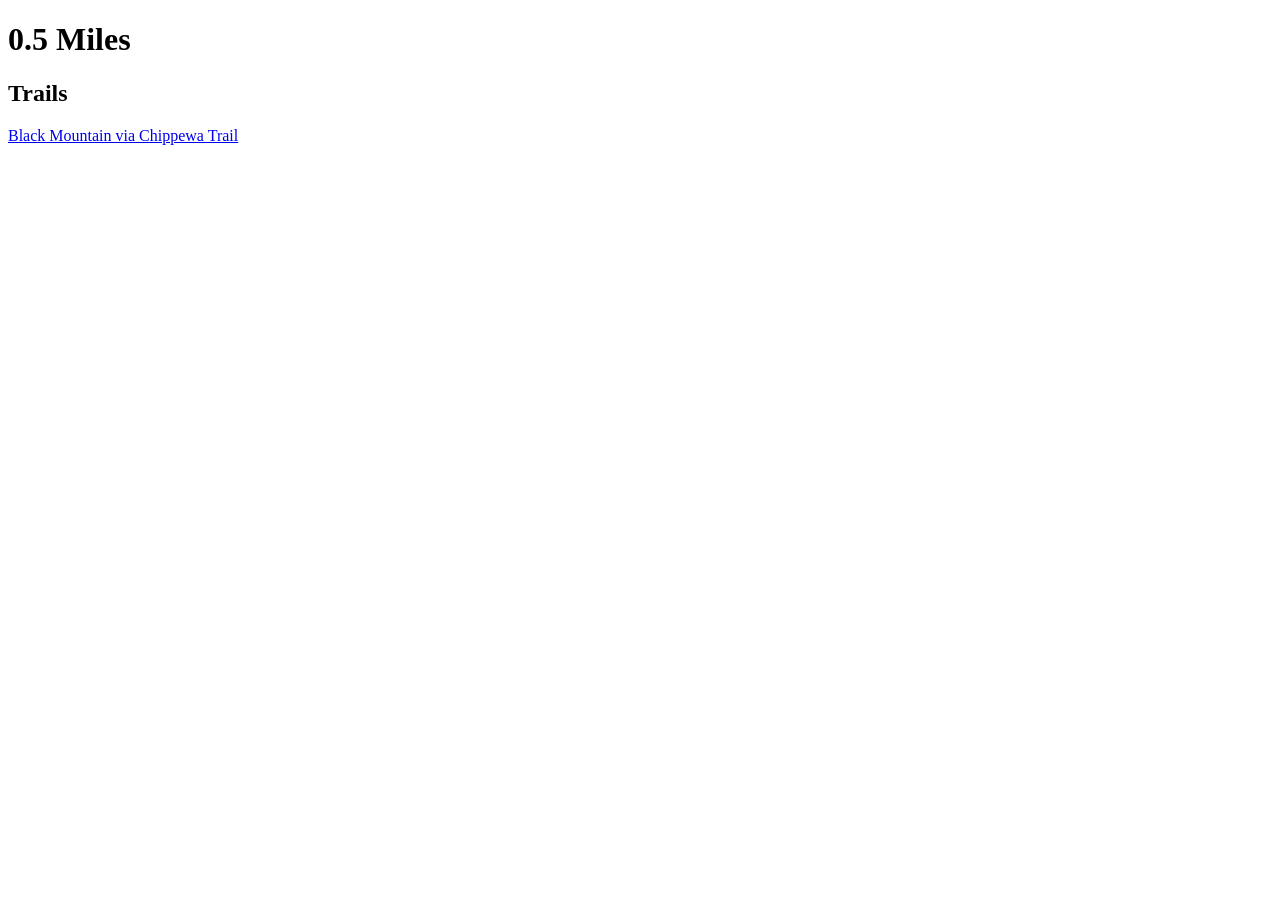
<file: html_1/0-5 Miles.html>
<!DOCTYPE html>
<html lang="en">
<head>
    <meta charset="UTF-8">
    <meta name="viewport" content="width=device-width, initial-scale=1.0">
    <title>0-5 Miles
    </title>
</head> 
<body>
    <h1>0.5 Miles</h1>
    <h2>Trails</h2>
    </h2>
   <link rel="stylesheet" href="Black Mountain via Chippewa Trail.html"> 
    <p><a href="Black Mountain via Chippewa Trail.html">Black Mountain via Chippewa Trail</a></p>
</body>
</html>
</file>
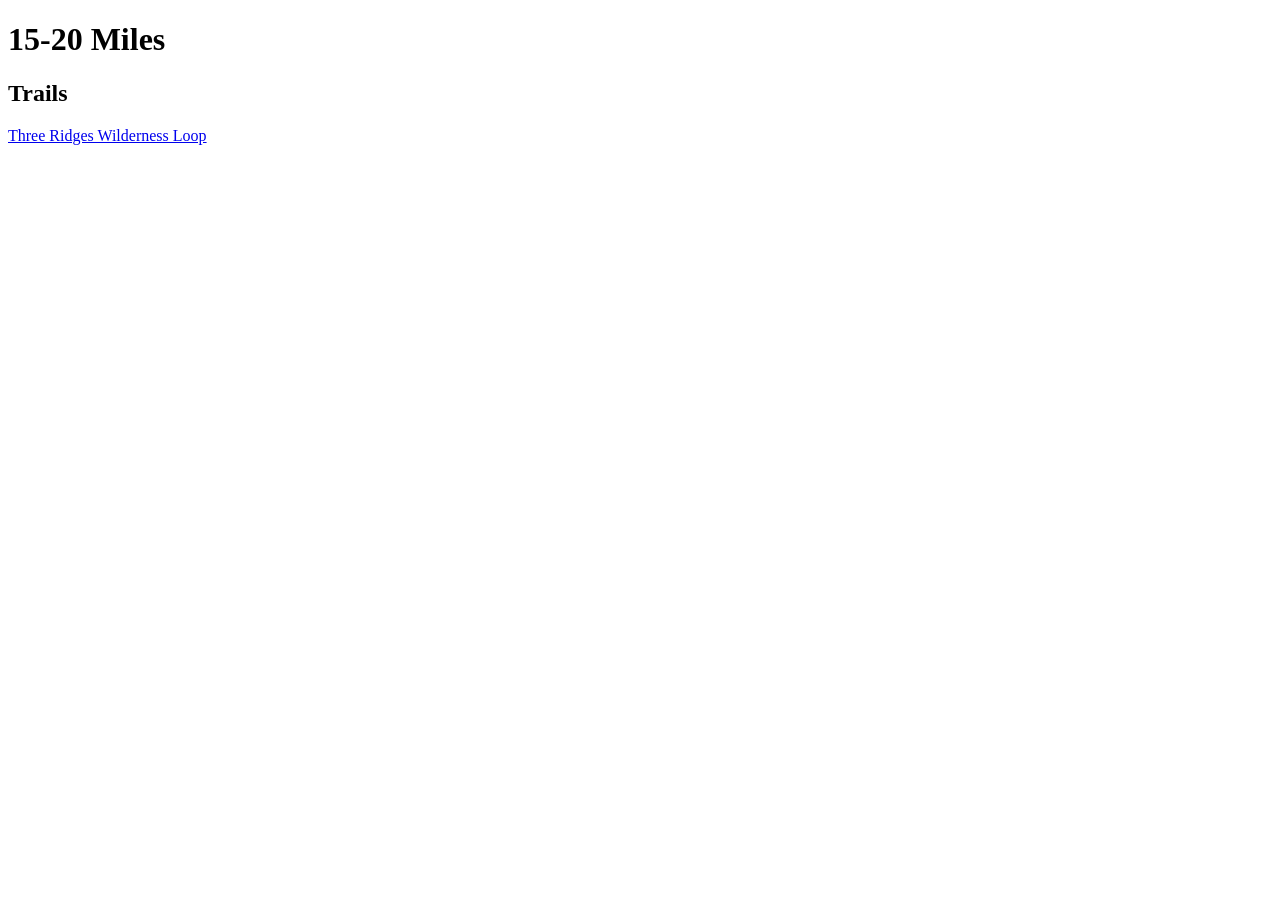
<file: html_1/15-20 Miles.html>
<!DOCTYPE html>
<html lang="en">
<head>
    <meta charset="UTF-8">
    <meta name="viewport" content="width=device-width, initial-scale=1.0">
    <title>15-20 Miles</title>

</head>
<body>
    <h1>15-20 Miles</h1>
    <h2>Trails</h2>
    <link rel="stylesheet" href="Three Ridges Wilderness Loop.html">
    <p><a href="Three Ridges Wilderness Loop.html">Three Ridges Wilderness Loop</a></p>
    
</body>
</html>
</file>
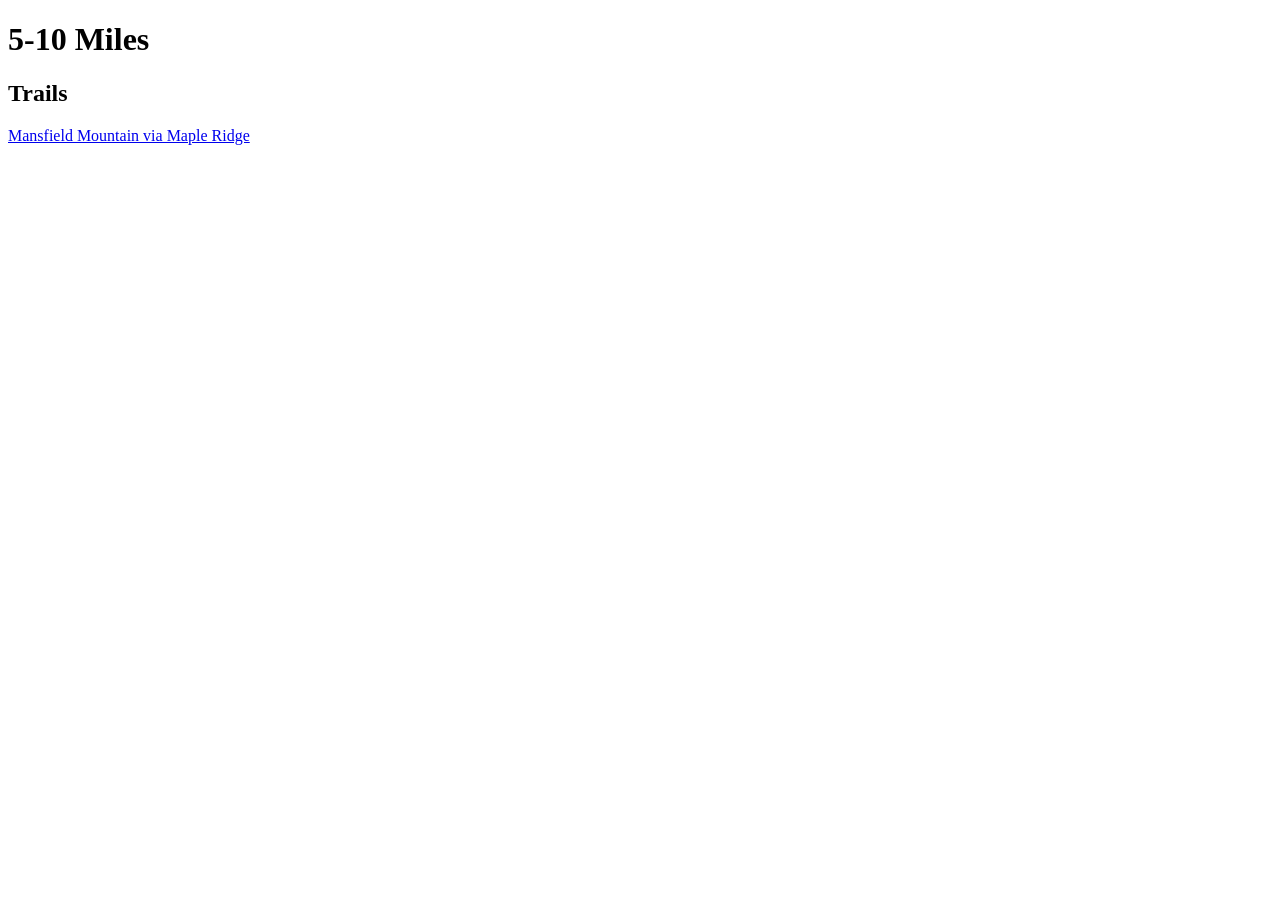
<file: html_1/5-10 Miles.html>
<!DOCTYPE html>
<html lang="en">
<head>
    <meta charset="UTF-8">
    <meta name="viewport" content="width=device-width, initial-scale=1.0">
    <title>5-1</title>
    
</head>
<body>
    <h1>5-10 Miles</h1>
    <h2>Trails
    </h2>
    <link rel="stylesheet" href="Mansfield Mountain via Maple Ridge.html">
    <p><a href="Mansfield Mountain via Maple Ridge.html">Mansfield Mountain via Maple Ridge</a></p>
</body>
</html>
</file>
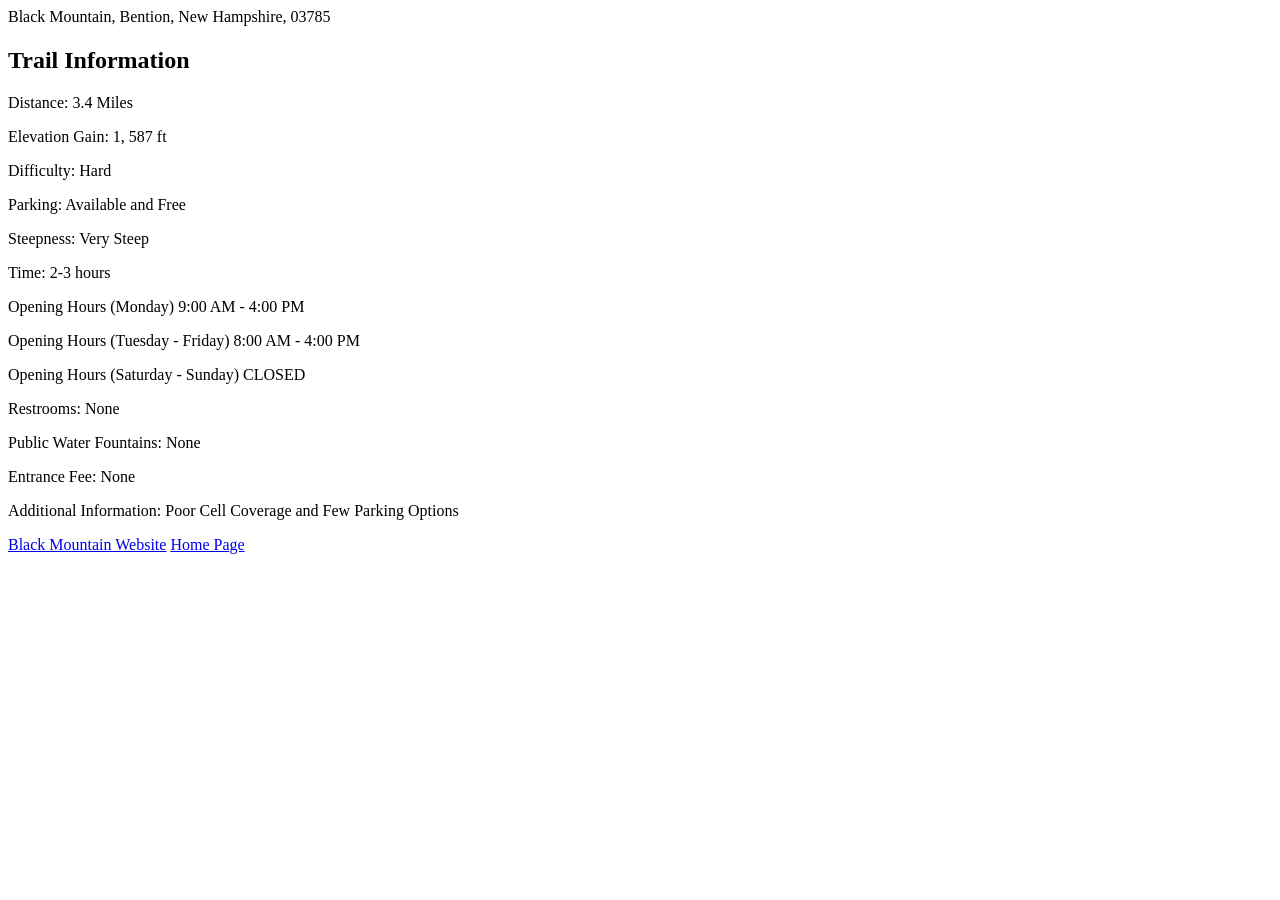
<file: html_1/Black Mountain via Chippewa Trail.html>
<!DOCTYPE html>
<html lang="en">
<head>
    <meta charset="UTF-8">
    <meta name="viewport" content="width=device-width, initial-scale=1.0">
    <title>Black Mountain via Chippewa Trail</title>
</head>
<body>
    <header>Black Mountain, Bention, New Hampshire, 03785
    </header>
    <h1><body>
        <h2>Trail Information</h2>
        <p>Distance: 3.4 Miles</p>
        <p>Elevation Gain: 1, 587 ft</p>
        <p>Difficulty: Hard</p>
        <p>Parking: Available and Free</p>
        <p>Steepness: Very Steep</p>
        <p>Time: 2-3 hours</p>
        <p>Opening Hours (Monday) 9:00 AM - 4:00 PM</p>
        <p>Opening Hours (Tuesday - Friday) 8:00 AM - 4:00 PM</p>
        <p>Opening Hours (Saturday - Sunday) CLOSED</p>
        <P>Restrooms: None</P>
        <p>Public Water Fountains: None</p>
        <p></p>Entrance Fee: None</p>
        <p>Additional Information: Poor Cell Coverage and Few Parking Options</p>
    <a href="https://www.blackmt.com">Black Mountain Website</a>
    
    <a href="index.html">Home Page</a>
    </body></h1>
</body>
</html>
</file>
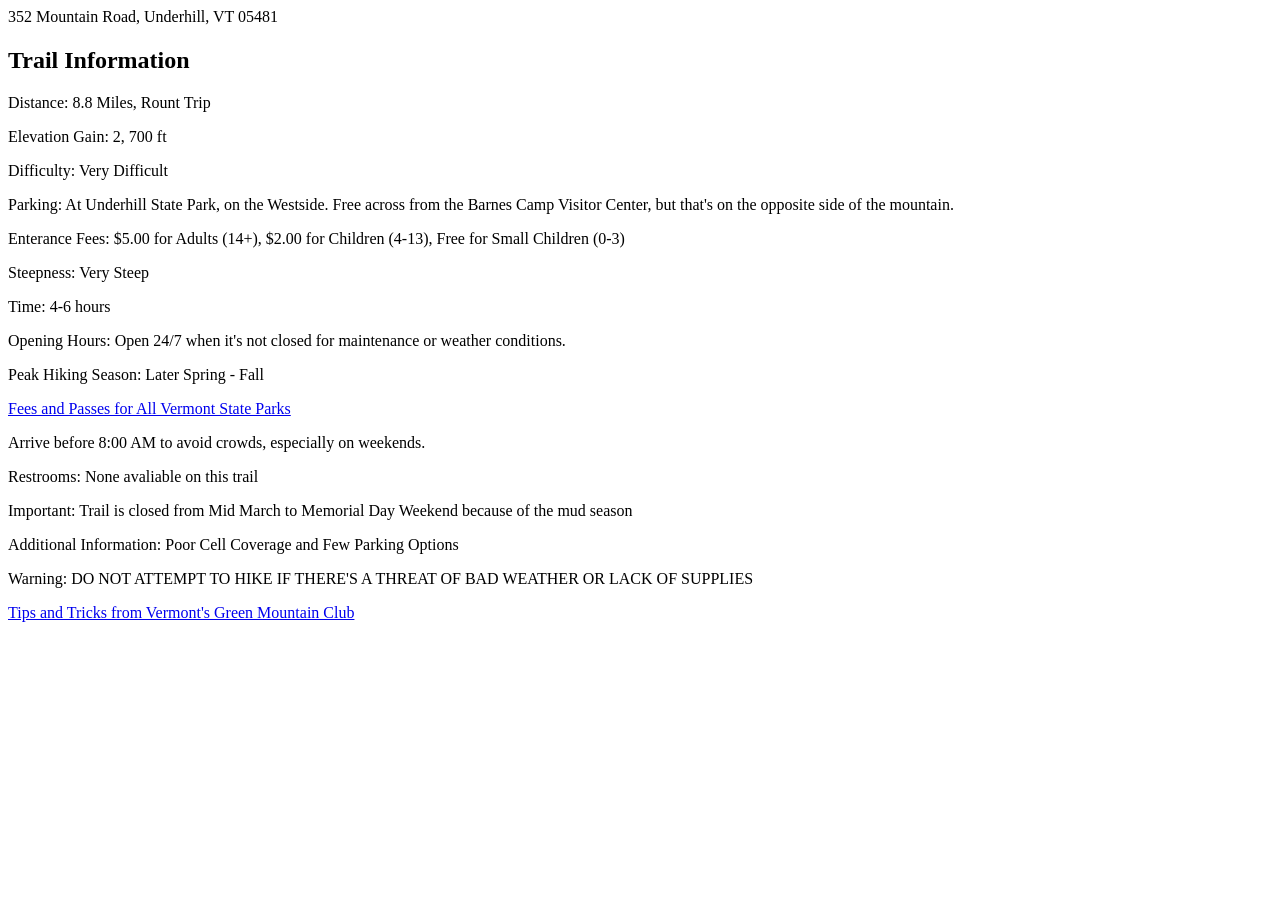
<file: html_1/Mansfield Mountain via Maple Ridge.html>
<!DOCTYPE html>
<html lang="en">
<head>
    <meta charset="UTF-8">
    <meta name="viewport" content="width=device-width, initial-scale=1.0">
    <title>Mansfield Mountain via Maple Ridge</title>
</head>
<body>
    <header>352 Mountain Road, Underhill, VT 05481</header>
    <h1><body>
        <h2>Trail Information</h2>
        <p>Distance: 8.8 Miles, Rount Trip</p>
        <p>Elevation Gain: 2, 700 ft</p>
        <p>Difficulty: Very Difficult</p>
        <p>Parking: At Underhill State Park, on the Westside. Free across from the Barnes Camp Visitor Center, but that's on the opposite side of the mountain.</p>
        <p>Enterance Fees: $5.00 for Adults (14+), $2.00 for Children (4-13), Free for Small Children (0-3)</p>
        <p>Steepness: Very Steep</p>
        <p>Time: 4-6 hours</p>
        <p>Opening Hours: Open 24/7 when it's not closed for maintenance or weather conditions.</p>
        <p>Peak Hiking Season: Later Spring - Fall</p>
        <a href="http://www.vtstateparks.com/fees">Fees and Passes for All Vermont State Parks</a>
        <p>Arrive before 8:00 AM to avoid crowds, especially on weekends.</p>
    <p>Restrooms: None avaliable on this trail</p>
        <P>Important: Trail is closed from Mid March to Memorial Day Weekend because of the mud season</P>    
        <p>Additional Information: Poor Cell Coverage and Few Parking Options</p>
        <p>Warning: DO NOT ATTEMPT TO HIKE IF THERE'S A THREAT OF BAD WEATHER OR LACK OF SUPPLIES</p>
          <a href="http://www.greenmountainclub.org/hiking/hiking-recommendations/mansfield-west/" >Tips and Tricks from Vermont's Green Mountain Club</a>
    </body></h1>
</body>
</html>
</file>
<file: html_1/style.css>
body {
    background-color: teal;}
    


#dropdown {
   width: 150px;
   padding: 30px;
   border: 6px solid black;
   border-radius: 20px;;

}    
h1 {
    text-align: center;
    font-size: 50px;
    color: rgb(42, 95, 41);
    font-family: cursive;
}
h2 {
    text-align: left;
    font-size: 30px;
    color: rgb(42, 95, 41);
    font-family: Cambria, Cochin, Georgia, Times, 'Times New Roman', serif;
}
#log {
    width: 300px;
    padding: 20px;
    border: 2px solid black;
}
p {
    font-size: 20px;
    color: rgb(42, 95, 41);
    font-family: Cambria, Cochin, Georgia, Times, 'Times New Roman', serif;
    transition: all 0.3s ease;
    transform: translate scaleY(-4px)
}

a{
 text-decoration: none;
font-family: 'Trebuchet MS', 'Lucida Sans Unicode', 'Lucida Grande', 'Lucida Sans', Arial, sans-serif;
 color: rgb(33, 82, 16);
}
</file>
